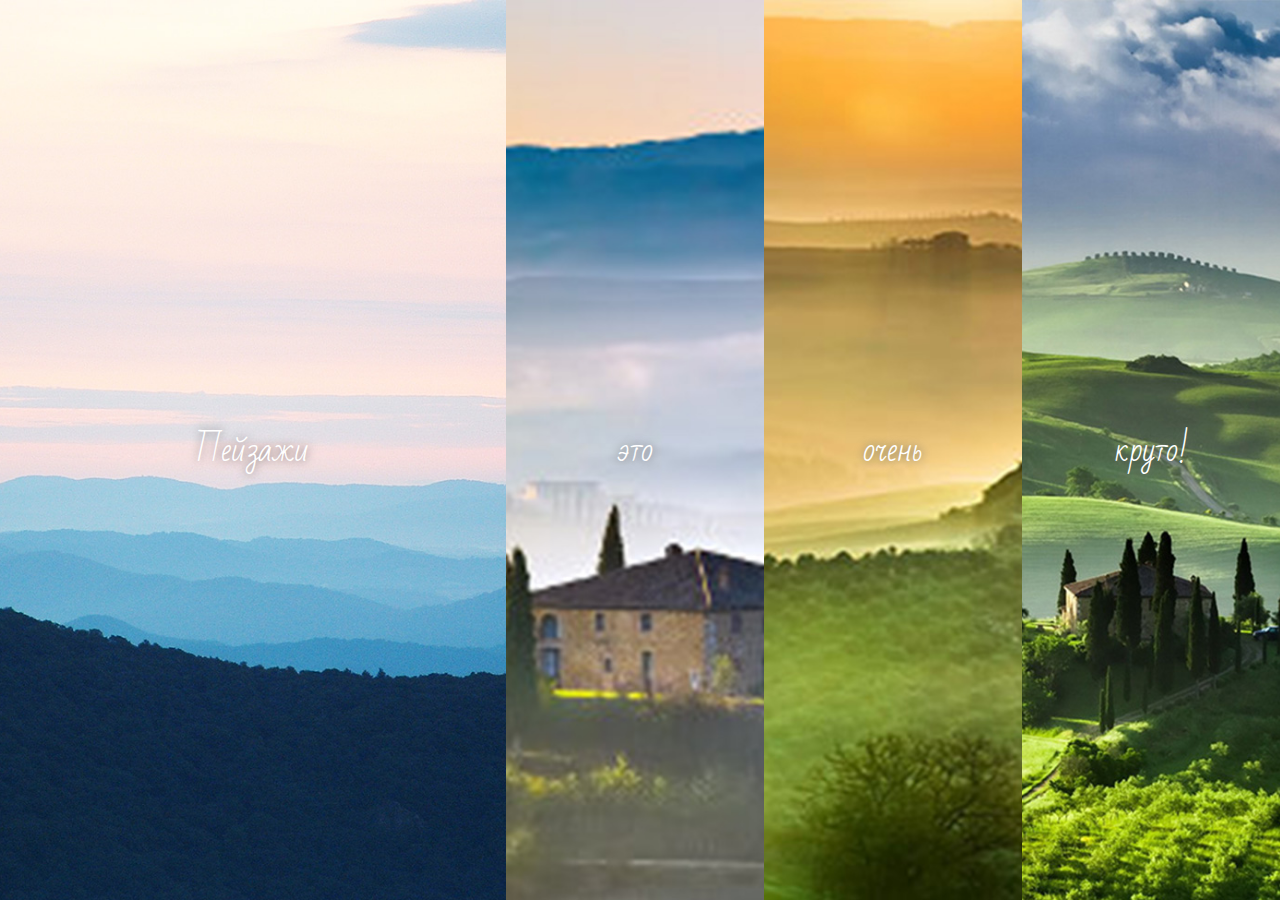
<file: index.html>
<!DOCTYPE html>
<html lang="en">
<head>
	<meta charset="UTF-8">
	<title>Flex box</title>
	<link href="https://fonts.googleapis.com/css?family=Bad+Script&amp;subset=cyrillic" rel="stylesheet">
	<link rel="stylesheet" href="css/normalize.css">

	<link rel="stylesheet" href="less/style.css">
</head>
<body>
	<div class="slider">
	<div class="item item-1"><span>Пейзажи</span></div>
	<div class="item item-2"><span>это</span></div>
	<div class="item item-3"><span>очень</span></div>
	<div class="item item-4"><span>круто!</span></div>
	</div>

</body>
</html>
</file>
<file: less/style.css>
* {
	box-sizing: border-box;
}

body {
	margin: 0;
	padding: 0;
	color: #fff;
	font-family: 'Bad Script', cursive;
}

.slider {
	display: flex;
	justify-content: center;
	align-items: center;
	padding: 0;
}

.item {
	height: 100vh;
	display: flex;
	justify-content: center;
	align-items: center;

	background-color: #aeaeae;
	flex-basis: 25%;
	transition: 0.2s;
	text-shadow: 1px;
}

span {
	font-size: 2rem;
	text-shadow: 0px 0px 10px #696969;
}
.item:hover {
  flex-basis: 49%;
}
.item-1 {
	background: url(../img/01-FLEXBOX.jpg) no-repeat center center;
	background-size: cover;
}

.item-2 {
	background: url(../img/02-FLEXBOX.jpg) no-repeat center center;
	background-size: cover;
}

.item-3 {
	background: url(../img/03-FLEXBOX.jpg) no-repeat center center;
	background-size: cover;
}

.item-4 {
	background: url(../img/04-FLEXBOX.jpg) no-repeat center center;
	background-size: cover;
}

@media (max-width: 640px) {
	.slider {
		height: 100vh;
		flex-flow: column;
	}
	.item {
		width: 100%;
}
	.item:hover {
  flex-basis: 50%;
	}
}
</file>
